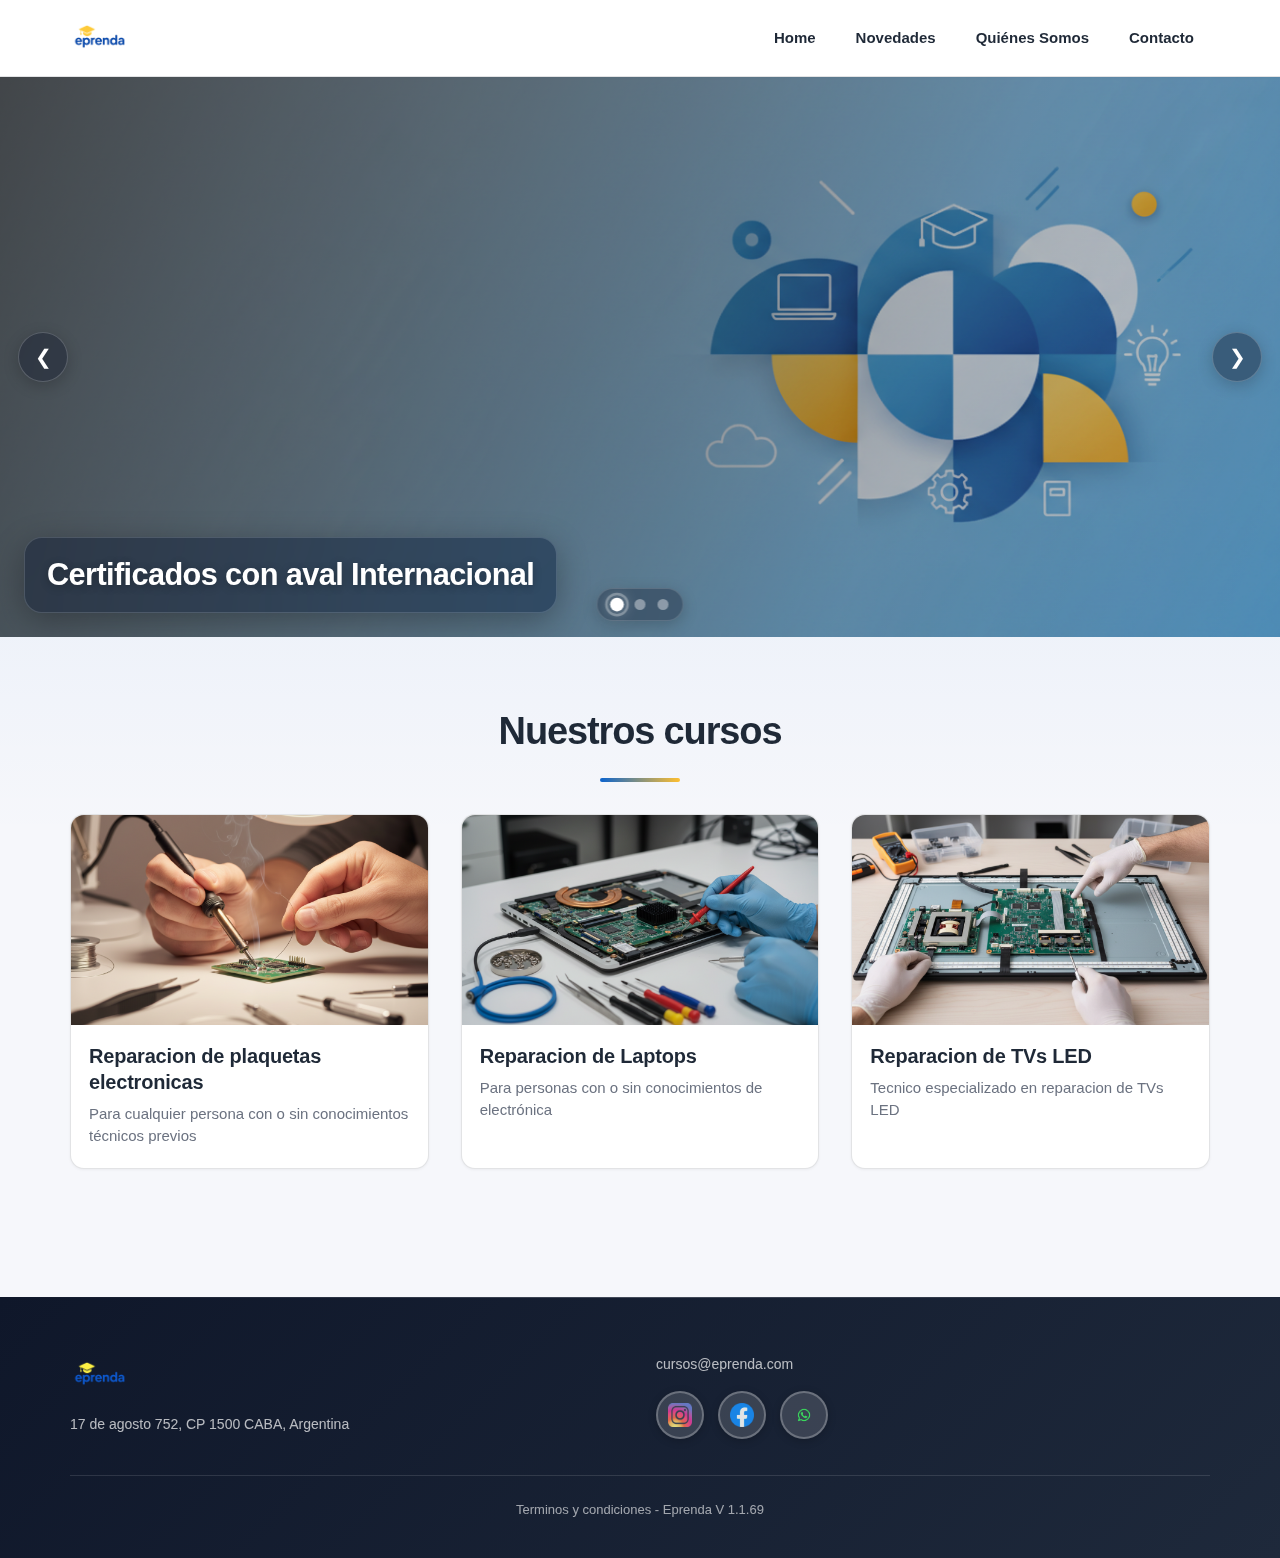
<file: index.html>
<!DOCTYPE html>
<html lang="es">
<head>
    <meta charset="UTF-8">
    <meta name="viewport" content="width=device-width, initial-scale=1.0">
    <title>Home</title>
    <link rel="stylesheet" href="css/styles.css">
</head>
<body>
    <!-- NAVBAR -->
    <nav class="navbar" id="navbar">
        <div class="container">
            <img src="images/logo.png" alt="Eprenda Logo">
            <ul class="nav-menu" id="nav-menu">
                <li><a href="index.html">Home</a></li>
                <li><a href="novedades.html">Novedades</a></li>
                <li><a href="quienes-somos.html">Quiénes Somos</a></li>
                <li><a href="contacto.html">Contacto</a></li>
            </ul>
            <button class="menu-toggle" id="menuToggle">&#9776;</button>
        </div>
    </nav>
    <!-- CARRUSEL -->
    <section class="carousel">
        <div class="carousel-container">
            <div class="slide active">
                <img src="images/slide1.png" alt="Certificados con aval Internacional">
                <div class="slide-text">
                    <h2>Certificados con aval Internacional</h2>
                </div>
            </div>

            <div class="slide">
                <img src="images/slide2.png" alt="Cursos de electrónica">
                <div class="slide-text">
                    <h2>Cursos de electrónica</h2>
                </div>
            </div>

            <div class="slide">
                <img src="images/slide3.png" alt="Aprende desde cero">
                <div class="slide-text">
                    <h2>Aprende desde cero</h2>
                </div>
            </div>
        </div>

        <button class="prev" onclick="changeSlide(-1)" aria-label="Anterior">❮</button>
        <button class="next" onclick="changeSlide(1)" aria-label="Siguiente">❯</button>

        <div class="dots">
            <span class="dot active" onclick="currentSlide(0)" aria-label="Slide 1"></span>
            <span class="dot" onclick="currentSlide(1)" aria-label="Slide 2"></span>
            <span class="dot" onclick="currentSlide(2)" aria-label="Slide 3"></span>
        </div>
    </section>
    <!-- SECCION DE CURSOS -->
    <section class="courses">
        <div class="container">
            <h2>Nuestros cursos</h2>

            <div class="course-grid">
                <div class="course-card">
                    <img src="images/curso1.png" alt="Reparacion de plaquetas electronicas">
                    <h3>Reparacion de plaquetas electronicas</h3>
                    <p>Para cualquier persona con o sin conocimientos técnicos previos</p>
                </div>

                <div class="course-card">
                    <img src="images/curso2.png" alt="Reparacion de Laptops">
                    <h3>Reparacion de Laptops</h3>
                    <p>Para personas con o sin conocimientos de electrónica</p>
                </div>

                <div class="course-card">
                    <img src="images/curso3.png" alt="Reparacion de TVs LED">
                    <h3>Reparacion de TVs LED</h3>
                    <p>Tecnico especializado en reparacion de TVs LED</p>
                </div>
            </div>
        </div>
    </section>
    <!-- FOOTER -->
    <footer class="footer">
        <div class="container">
            <div class="footer-content">
                <div class="footer-section">
                    <img src="images/logo.png" alt="Eprenda">
                    <p>17 de agosto 752, CP 1500 CABA, Argentina</p>
                </div>

                <div class="footer-section">
                    <p>cursos@eprenda.com</p>
                    <div class="social-icons">
                        <a href="#" aria-label="Instagram">
                            <img src="images/instagram.png" alt="Instagram">
                        </a>
                        <a href="#" aria-label="Facebook">
                            <img src="images/facebook.png" alt="Facebook">
                        </a>
                        <a href="#" aria-label="WhatsApp">
                            <img src="images/Whatsapp.png" alt="WhatsApp">
                        </a>
                    </div>
                </div>
            </div>

            <p class="footer-bottom">Terminos y condiciones - Eprenda V 1.1.69</p>
        </div>
    </footer>
</body>
<!-- SCRIPTS -->
<script src="js/carousel.js"></script>
<script src="js/menu.js"></script>
</html>
</file>
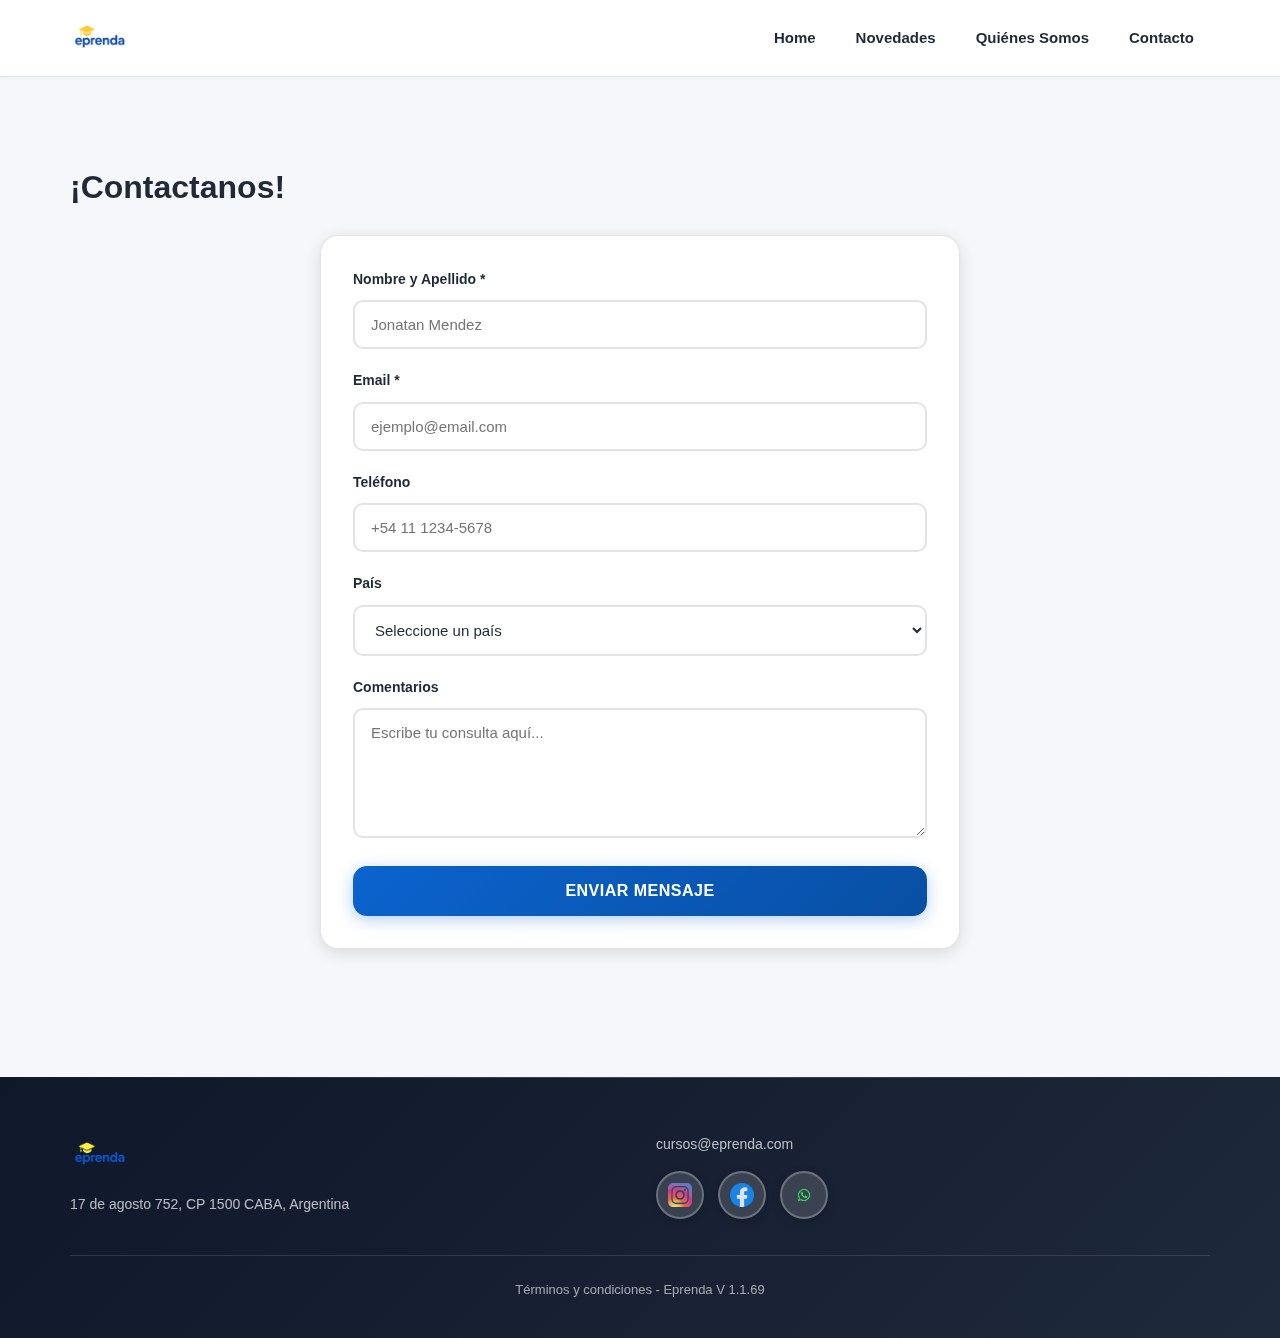
<file: contacto.html>
<!DOCTYPE html>
<html lang="es">
<head>
    <meta charset="UTF-8">
    <meta name="viewport" content="width=device-width, initial-scale=1.0">
    <title>Contacto</title>
    <link rel="stylesheet" href="css/styles.css">
</head>
<body>
    <!-- NAVBAR -->
    <nav class="navbar" id="navbar">
        <div class="container">
            <img src="images/logo.png" alt="Eprenda Logo">
            
            <ul class="nav-menu" id="nav-menu">
                <li><a href="index.html">Home</a></li>
                <li><a href="novedades.html">Novedades</a></li>
                <li><a href="quienes-somos.html">Quiénes Somos</a></li>
                <li><a href="contacto.html">Contacto</a></li>
            </ul>
            
            <button class="menu-toggle" id="menuToggle" aria-label="Menú">&#9776;</button>
        </div>
    </nav>

    <!-- FORMULARIO DE CONTACTO -->
    <section class="contact-section">
        <div class="container">
            <h1>¡Contactanos!</h1>

            <form id="contactForm" class="contact-form">
                <div class="form-group">
                    <label for="nombre">Nombre y Apellido *</label>
                    <input type="text" id="nombre" name="nombre" placeholder="Jonatan Mendez" maxlength="15" required>
                </div>

                <div class="form-group">
                    <label for="email">Email *</label>
                    <input type="text" id="email" name="email" placeholder="ejemplo@email.com" maxlength="30" required>
                </div>

                <div class="form-group">
                    <label for="telefono">Teléfono</label>
                    <input type="tel" id="telefono" name="telefono" placeholder="+54 11 1234-5678" maxlength="20">
                </div>

                <div class="form-group">
                    <label for="pais">País</label>
                    <select name="pais" id="pais">
                        <option value="">Seleccione un país</option>
                        <option value="argentina">Argentina</option>
                        <option value="chile">Chile</option>
                        <option value="uruguay">Uruguay</option>
                        <option value="paraguay">Paraguay</option>
                        <option value="bolivia">Bolivia</option>
                        <option value="peru">Peru</option>
                        <option value="otro">Otro</option>
                    </select>
                </div>

                <div class="form-group">
                    <label for="comentarios">Comentarios</label>
                    <textarea name="comentarios" id="comentarios" rows="5" placeholder="Escribe tu consulta aquí..."></textarea>
                </div>

                <button type="submit" class="btn-submit">Enviar Mensaje</button>
            </form>

            <div id="mensaje" class="mensaje"></div>
        </div>
    </section>

    <!-- FOOTER -->
    <footer class="footer">
        <div class="container">
            <div class="footer-content">
                <div class="footer-section">
                    <img src="images/logo.png" alt="Eprenda">
                    <p>17 de agosto 752, CP 1500 CABA, Argentina</p>
                </div>
                
                <div class="footer-section">
                    <p>cursos@eprenda.com</p>
                    <div class="social-icons">
                        <a href="#" aria-label="Instagram">
                            <img src="images/instagram.png" alt="Instagram">
                        </a>
                        <a href="#" aria-label="Facebook">
                            <img src="images/facebook.png" alt="Facebook">
                        </a>
                        <a href="#" aria-label="WhatsApp">
                            <img src="images/Whatsapp.png" alt="WhatsApp">
                        </a>
                    </div>
                </div>
            </div>
            
            <p class="footer-bottom">Términos y condiciones - Eprenda V 1.1.69</p>
        </div>
    </footer>

    <!-- SCRIPTS -->
    <script src="js/menu.js"></script>
    <script src="js/form.js"></script>
</body>
</html>
</file>
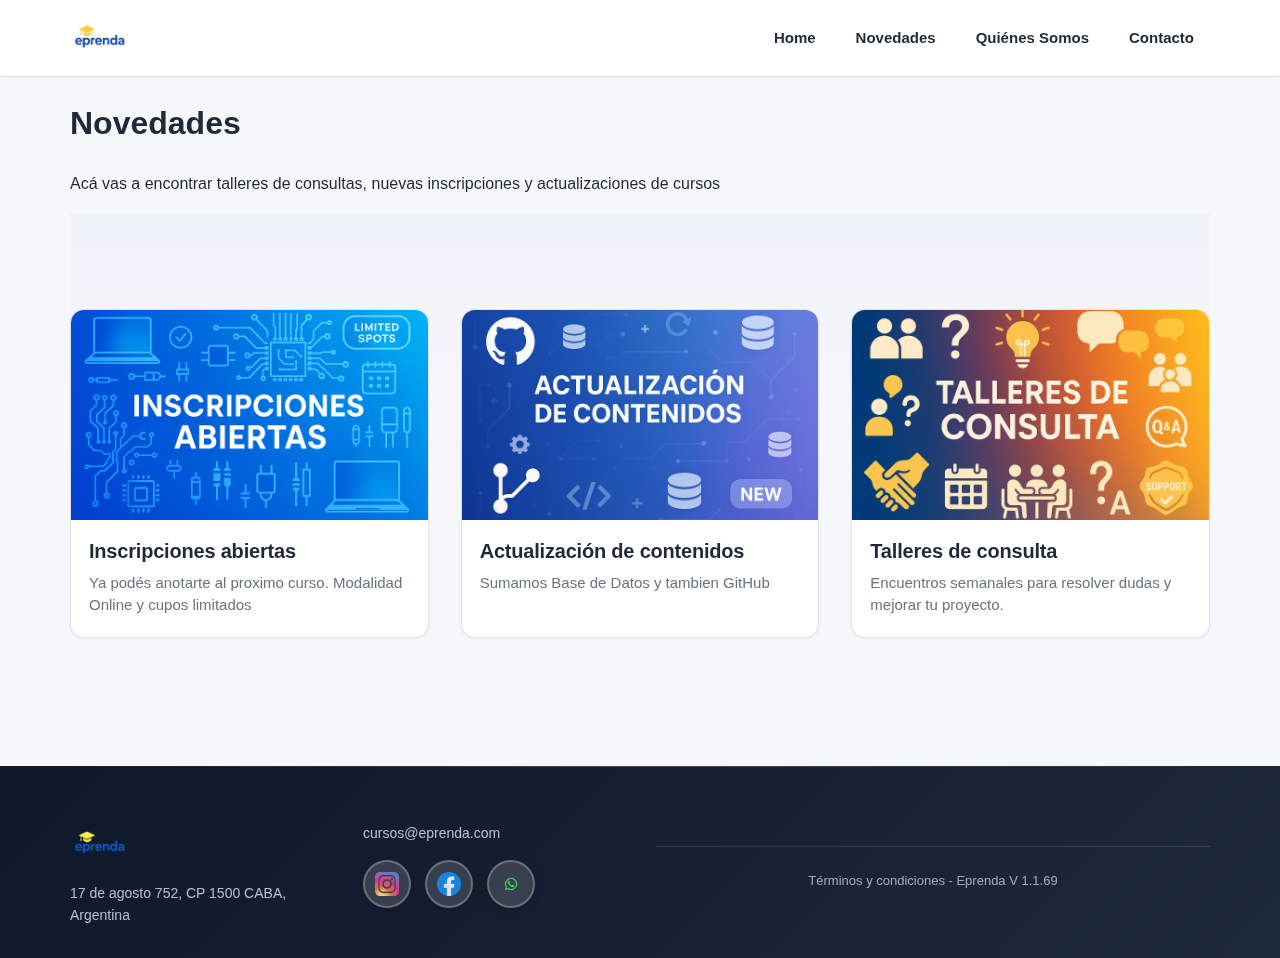
<file: novedades.html>
<!DOCTYPE html>
<html lang="es">
<head>
    <meta charset="UTF-8">
    <meta name="viewport" content="width=device-width, initial-scale=1.0">
    <title>Novedades</title>
    <link rel="stylesheet" href="css/styles.css">
</head>
<body>
    <!-- NAVBAR -->
    <nav class="navbar" id="navbar">
        <div class="container">
            <img src="images/logo.png" alt="Eprenda Logo">

            <ul class="nav-menu" id="nav-menu">
                <li><a href="index.html">Home</a></li>
                <li><a href="novedades.html">Novedades</a></li>
                <li><a href="quienes-somos.html">Quiénes Somos</a></li>
                <li><a href="contacto.html">Contacto</a></li>
            </ul>

            <button class="menu-toggle" id="menuToggle" aria-label="Menu">&#9776;</button>
        </div>
    </nav>

    <!-- CONTENIDO PRINCIPAL -->
    <main>
        <div class="container">
            <h1>Novedades</h1>
            <p>Acá vas a encontrar talleres de consultas, nuevas inscripciones y actualizaciones de cursos</p>

            <!-- SECCION DE CARDS -->
            <section class="courses">
                <div class="course-grid">
                    <div class="course-card">
                        <img src="images/slide4.png" alt="Inscripciones abiertas">
                        <h3>Inscripciones abiertas</h3>
                        <p>Ya podés anotarte al proximo curso. Modalidad Online y cupos limitados</p>
                    </div>
                    <div class="course-card">
                        <img src="images/slide5.png" alt="Actualización de contenidos">
                        <h3>Actualización de contenidos</h3>
                        <p>Sumamos Base de Datos y tambien GitHub</p>
                    </div>
                    <div class="course-card">
                        <img src="images/slide6.png" alt="Talleres de consulta">
                        <h3>Talleres de consulta</h3>
                        <p>Encuentros semanales para resolver dudas y mejorar tu proyecto.</p>
                    </div>
                </div>
            </section>
        </div>
    </main>

    <!-- FOOTER -->
    <footer class="footer">
        <div class="container">
            <div class="footer-content">
                <div class="footer-content">
                    <div class="footer-section">
                        <img src="images/logo.png" alt="Eprenda">
                        <p>17 de agosto 752, CP 1500 CABA, Argentina</p>
                    </div>

                    <div class="footer-section">
                        <p>cursos@eprenda.com</p>
                        <div class="social-icons">
                            <a href="#" aria-label="Instagram">
                                <img src="images/instagram.png" alt="Instagram">
                            </a>
                            <a href="#" aria-label="Facebook">
                                <img src="images/facebook.png" alt="Facebook">
                            </a>
                            <a href="#" aria-label="WhatsApp">
                                <img src="images/Whatsapp.png" alt="WhatsApp">
                            </a>
                        </div>
                    </div>
                </div>
                
                <p class="footer-bottom">Términos y condiciones - Eprenda V 1.1.69</p>
            </div>
        </div>
    </footer>
    
    <!-- SCRIPTS -->
    <script src="js/menu.js"></script>
</body>
</html>
</file>
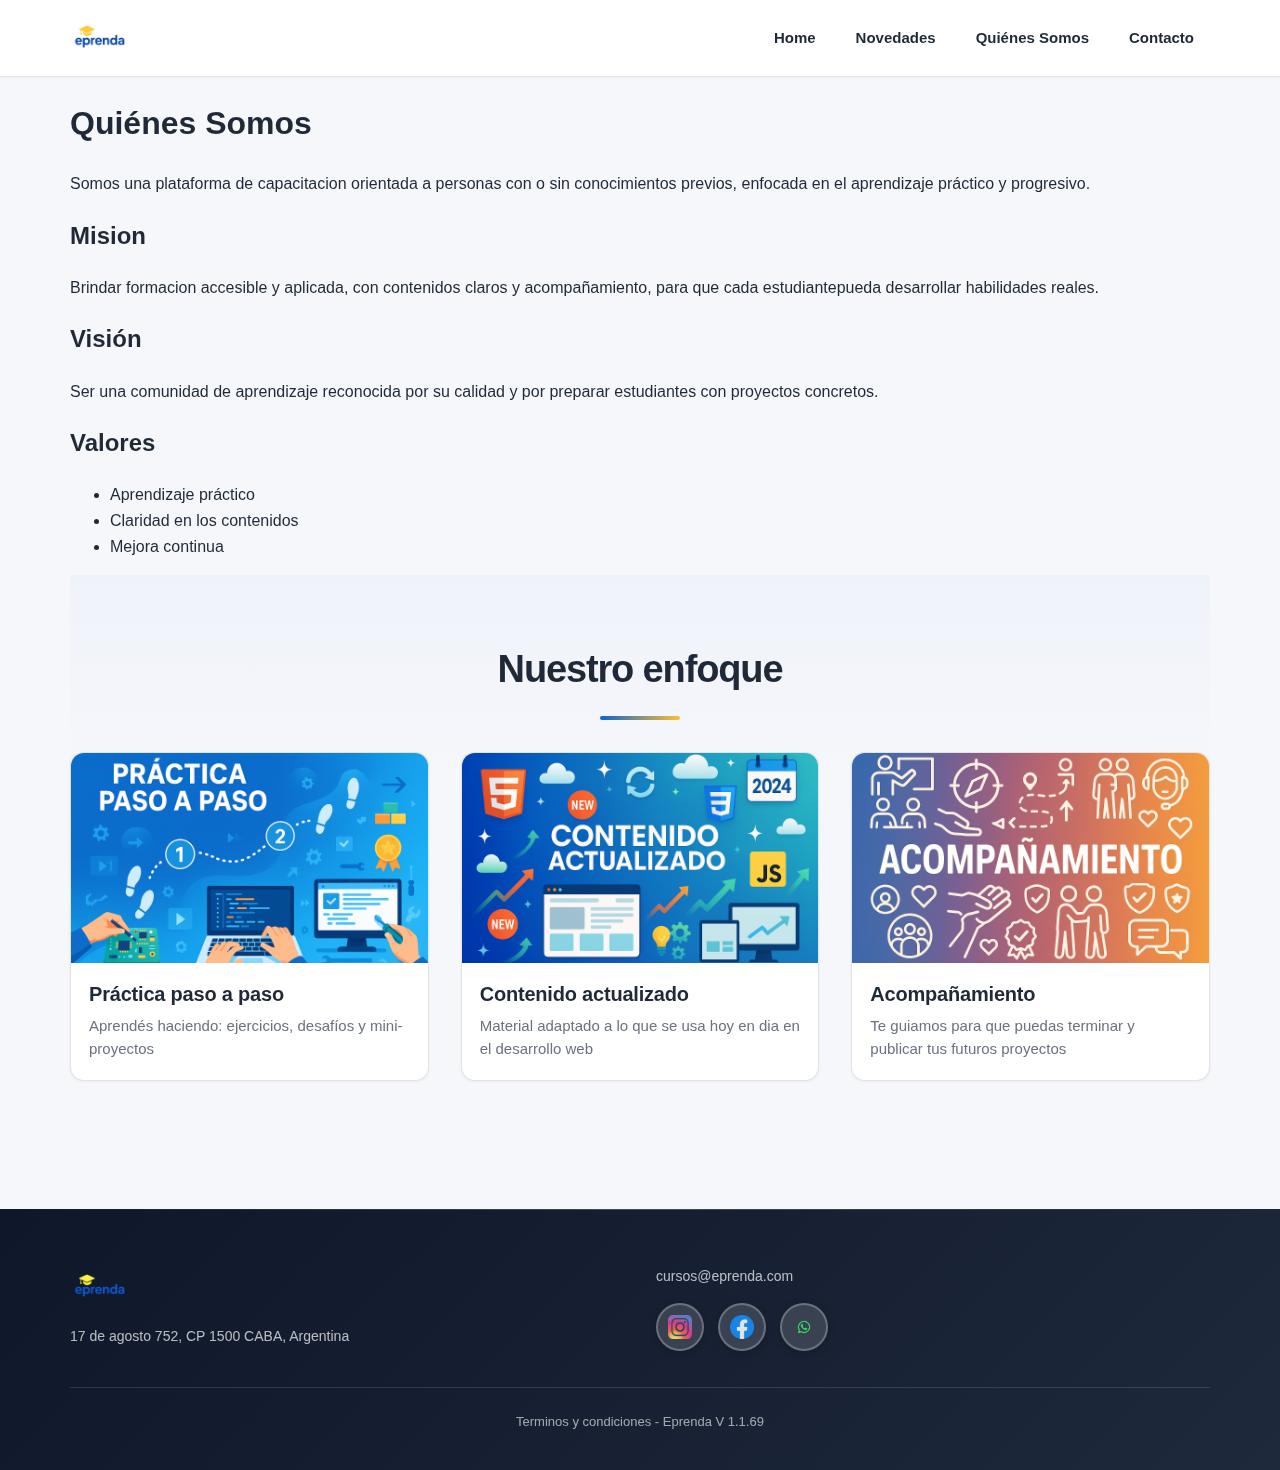
<file: quienes-somos.html>
<!DOCTYPE html>
<html lang="es">
<head>
    <meta charset="UTF-8">
    <meta name="viewport" content="width=device-width, initial-scale=1.0">
    <title>Quiénes Somos</title>
    <link rel="stylesheet" href="css/styles.css">
</head>
<body>
    <!-- NAVBAR -->
    <nav class="navbar" id="navbar">
        <div class="container">
            <img src="images/logo.png" alt="Eprenda Logo">
            
            <ul class="nav-menu" id="nav-menu">
                <li><a href="index.html">Home</a></li>
                <li><a href="novedades.html">Novedades</a></li>
                <li><a href="quienes-somos.html">Quiénes Somos</a></li>
                <li><a href="contacto.html">Contacto</a></li>
            </ul>

            <button class="menu-toggle" id="menuToggle">&#9776;</button>
        </div>
    </nav>
    <!-- CONTENIDO PRINCIPAL -->
    <main>
        <div class="container">
            <h1>Quiénes Somos</h1>
            <p>Somos una plataforma de capacitacion orientada a personas con o sin conocimientos previos,
                enfocada en el aprendizaje práctico y progresivo.
            </p>

            <!-- SECCIONES DE INFORMACION -->
            <div>
                <section>
                    <h2>Mision</h2>
                    <p>Brindar formacion accesible y aplicada, con contenidos claros y acompañamiento,
                        para que cada estudiantepueda desarrollar habilidades reales.
                    </p>
                </section>

                <section>
                    <h2>Visión</h2>
                    <p>Ser una comunidad de aprendizaje reconocida por su calidad y por preparar
                        estudiantes con proyectos concretos.
                    </p>
                </section>

                <section>
                    <h2>Valores</h2>
                    <ul>
                        <li>
                            <span></span>
                            Aprendizaje práctico
                        </li>
                        <li>
                            <span></span>
                            Claridad en los contenidos
                        </li>
                        <li>
                            <span></span>
                            Mejora continua
                        </li>
                    </ul>
                </section>
            </div>

            <!-- SECCION DEL ENFOQUE DE EPRENDA -->
            <section class="courses">
                <h2>Nuestro enfoque</h2>
                <div class="course-grid">
                    <div class="course-card">
                        <img src="images/slide7.png" alt="Practica paso a paso">
                        <h3>Práctica paso a paso</h3>
                        <p>Aprendés haciendo: ejercicios, desafíos y mini-proyectos</p>
                    </div>

                    <div class="course-card">
                        <img src="images/slide8.png" alt="Contenido actualizado">
                        <h3>Contenido actualizado</h3>
                        <p>Material adaptado a lo que se usa hoy en dia en el desarrollo web</p>
                    </div>

                    <div class="course-card">
                        <img src="images/slide9.png" alt="Acompañamiento">
                        <h3>Acompañamiento</h3>
                        <p>Te guiamos para que puedas terminar y publicar tus futuros proyectos</p>
                    </div>
                </div>
            </section>
        </div>
    </main>

    <!-- FOOTER -->
    <footer class="footer">
        <div class="container">
            <div class="footer-content">
                <div class="footer-section">
                    <img src="images/logo.png" alt="Eprenda">
                    <p>17 de agosto 752, CP 1500 CABA, Argentina</p>
                </div>

                <div class="footer-section">
                    <p>cursos@eprenda.com</p>
                    <div class="social-icons">
                        <a href="#" aria-label="Instagram">
                            <img src="images/instagram.png" alt="Instagram">
                        </a>
                        <a href="#" aria-label="Facebook">
                            <img src="images/facebook.png" alt="Facebook">
                        </a>
                        <a href="#" aria-label="WhatsApp">
                            <img src="images/Whatsapp.png" alt="WhatsApp">
                        </a>
                    </div>
                </div>
            </div>

            <p class="footer-bottom">Terminos y condiciones - Eprenda V 1.1.69</p>
        </div>
    </footer>

    <!-- SCRIPTS -->
    <script src="js/menu.js"></script>
</body>
</html>
</file>
<file: css/styles.css>
/* ==== RESET + VARIABLES ==== */
*,
*::before,
*::after {
  box-sizing: border-box;
}

:root{
  /* Colores principales */
  --primary: #0b63ce;
  --primary-dark: #084fa3;
  --primary-light: #3d86e0;
  --accent: #ffbf2f;
  --accent-dark: #e6a820;

  /* Colores de texto */
  --text: #1f2937;
  --text-light: #4b5563;
  --muted: #6b7280;

  /* Fondos y superficies */
  --bg: #f6f7fb;
  --surface: #ffff;
  --border: rgba(17, 24, 39, 0.12);
  --border-hover: rgba(17, 24, 39, 0.25);

  /* Sombras con profundidad */
  --shadow-xs: 0 1px 3px rgba(0,0,0,.05);
  --shadow-sm: 0 2px 8px rgba(0,0,0,.08);
  --shadow-md: 0 4px 16px rgba(0,0,0,.12);
  --shadow-lg: 0 8px 24px rgba(0,0,0,.16);
  --shadow-xl: 0 12px 36px rgba(0,0,0,.20);

  /* Radios de borde */
  --radius: 14px;
  --radius-sm: 10px;
  --radius-lg: 18px;

  /* Tamaños */
  --container: 1140px;
  --nav-h: 76px;

  /* Timing functions personalizadas */
  --ease-bounce: cubic-bezier(0.68, -0.55, 0.265, 1.55);
  --ease-smooth: cubic-bezier(0.4, 0, 0.2, 1);
  --ease-sharp: cubic-bezier(0.4, 0, 0.6, 1);
}

html{
  scroll-behavior: smooth;
}

body{
  margin: 0;
  font-family: 'Inter', -apple-system, BlinkMacSystemFont, 'Segoe UI', Roboto, 'Helvetica Neue', Arial, sans-serif;
  line-height: 1.6;
  color: var(--text);
  background: var(--bg);
  -webkit-font-smoothing: antialiased;
  -moz-osx-font-smoothing: grayscale;
}

img{
  max-width: 100%;
  display: block;
}

a{
  color: inherit;
  text-decoration: none;
}

.container{
  width: min(var(--container), 100% - 40px);
  margin-inline: auto;
}

/* Utilidad para ocultar visualmente pero mantener accesibilidad */
.visually-hidden{
  position: absolute;
  width: 1px;
  height: 1px;
  overflow: hidden;
  clip: rect(0 0 0 0);
  white-space: nowrap;
}

/* ==== NAVBAR CON EFECTOS ==== */
.navbar{
  position: sticky;
  top: 0;
  z-index: 100;
  background: rgba(255,255,255,.95);
  backdrop-filter: blur(12px) saturate(180%);
  border-bottom: 1px solid var(--border);
  box-shadow: 0 1px 3px rgba(0,0,0,.04);
  transition: box-shadow 0.3s var(--ease-smooth), background 0.3s var(--ease-smooth);
}

.navbar.scrolled{
  box-shadow: var(--shadow-sm);
  background: rgba(255,255,255,.98);
}

.navbar .container{
  height: var(--nav-h);
  display: flex;
  align-items: center;
  justify-content: space-between;
  gap: 20px;
}

.navbar img{
  height: 60px;
  width: auto;
  transition: transform 0.3s var(--ease-bounce);
}

.navbar img:hover{
  transform: scale(1.05) rotate(-2deg);
}

/* Menú de navegación */
.nav-menu{
  list-style: none;
  margin: 0;
  padding: 0;
  display: flex;
  gap: 8px;
  align-items: center;
}

.nav-menu a{
  position: relative;
  font-weight: 600;
  font-size: 15px;
  color: var(--text);
  padding: 10px 16px;
  border-radius: var(--radius-sm);
  transition: all 0.2s var(--ease-smooth);
  display: inline-block;
}

/* Fondo que aparece al hacer hover */
.nav-menu a::before{
  content: '';
  position: absolute;
  top: 0;
  left: 0;
  right: 0;
  bottom: 0;
  background: linear-gradient(135deg, rgba(11,99,206,.08), rgba(11,99,206,.12));
  border-radius: var(--radius-sm);
  opacity: 0;
  transition: opacity 0.2s var(--ease-smooth);
  z-index: -1;
}

.nav-menu a:hover::before{
  opacity: 1;
}

.nav-menu a:hover{
  color: var(--primary);
  transform: translateY(-1px);
}

.nav-menu a:active{
  transform: translateY(0);
}

/* Botón hamburguesa */
.menu-toggle{
  display: none;
  position: relative;
  border: 1px solid var(--border);
  background: var(--surface);
  border-radius: var(--radius-sm);
  height: 48px;
  width: 48px;
  cursor: pointer;
  box-shadow: var(--shadow-xs);
  transition: all 0.25s var(--ease-smooth);
  overflow: hidden;
}

.menu-toggle::before{
  content: '';
  position: absolute;
  inset: 0;
  background: linear-gradient(135deg, rgba(11,99,206,.05), rgba(11,99,206,.12));
  opacity: 0;
  transition: opacity 0.25s var(--ease-smooth);
}

.menu-toggle:hover{
  border-color: var(--border-hover);
  box-shadow: var(--shadow-sm);
  transform: translateY(-1px);
}

.menu-toggle:hover::before{
  opacity: 1;
}

.menu-toggle:active{
  transform: translateY(0);
}

/* Responsive del menú */
@media (max-width: 767px){
  .menu-toggle{
    display: inline-grid;
    place-items: center;
    font-size: 22px;
    line-height: 1;
  }

  .nav-menu{
    display: none;
  }

  .nav-menu.active{
    display: flex;
    flex-direction: column;
    align-items: stretch;
    gap: 6px;
    position: absolute;
    top: var(--nav-h);
    left: 0;
    right: 0;
    background: rgba(255,255,255,.98);
    backdrop-filter: blur(12px);
    border-bottom: 1px solid var(--border);
    padding: 16px 20px;
    box-shadow: var(--shadow-lg);
    animation: slideDown 0.3s var(--ease-smooth);
  }

  @keyframes slideDown {
    from {
      opacity: 0;
      transform: translateY(-10px);
    }
    to {
      opacity: 1;
      transform: translateY(0);
    }
  }

  .nav-menu a{
    padding: 14px 16px;
  }

  .nav-menu a::after{
    display: none;
  }
}

/* ==== CARRUSEL ==== */
.carousel{
  position: relative;
  overflow: hidden;
  background: linear-gradient(135deg, #0a1628 0%, #0f1f38 100%);
}

.carousel-container{
  position: relative;
  height: clamp(280px, 45vw, 560px);
}

.slide{
  position: absolute;
  inset: 0;
  opacity: 0;
  transform: scale(1.05);
  transition: opacity 0.6s var(--ease-smooth), transform 0.8s var(--ease-smooth);
  pointer-events: none;
}

.slide.active{
  opacity: 1;
  transform: scale(1);
  pointer-events: auto;
}

.slide img{
  width: 100%;
  height: 100%;
  object-fit: cover;
  filter: brightness(0.85);
}

/* Overlay con gradiente más sofisticado */
.slide::after{
  content:"";
  position: absolute;
  inset: 0;
  background: linear-gradient(
    110deg, 
    rgba(0,0,0,.65) 0%, 
    rgba(0,0,0,.35) 45%,
    rgba(0,0,0,.15) 70%,
    rgba(0,0,0,.05) 100%
  );
  pointer-events: none;
}

/* Texto con efecto glassmorphism */
.slide-text{
  position: absolute;
  left: 24px;
  bottom: 24px;
  z-index: 2;
  max-width: min(540px, calc(100% - 48px));
  color: #fff;
  padding: 18px 22px;
  border-radius: var(--radius-lg);
  background: rgba(15, 23, 42, 0.45);
  border: 1px solid rgba(255,255,255,.15);
  backdrop-filter: blur(16px) saturate(150%);
  box-shadow: 0 8px 32px rgba(0,0,0,.3);
  animation: slideUp 0.6s var(--ease-smooth) 0.3s both;
}

@keyframes slideUp {
  from {
    opacity: 0;
    transform: translateY(20px);
  }
  to {
    opacity: 1;
    transform: translateY(0);
  }
}

.slide-text h2{
  margin: 0;
  font-size: clamp(20px, 2.4vw, 32px);
  font-weight: 700;
  letter-spacing: -0.02em;
  line-height: 1.25;
  text-shadow: 0 2px 8px rgba(0,0,0,.3);
}

/* Botones de navegación con efecto moderno */
.prev,
.next{
  position: absolute;
  top: 50%;
  transform: translateY(-50%);
  z-index: 3;
  width: 50px;
  height: 50px;
  border-radius: 50%;
  border: 1px solid rgba(255,255,255,.2);
  background: rgba(15, 23, 42, 0.4);
  backdrop-filter: blur(8px);
  color: #fff;
  cursor: pointer;
  display: grid;
  place-items: center;
  font-size: 20px;
  transition: all 0.3s var(--ease-smooth);
  box-shadow: 0 4px 16px rgba(0,0,0,.2);
}

.prev:hover,
.next:hover{
  background: rgba(15, 23, 42, 0.65);
  border-color: rgba(255,255,255,.35);
  transform: translateY(-50%) scale(1.08);
  box-shadow: 0 6px 20px rgba(0,0,0,.35);
}

.prev:active,
.next:active{
  transform: translateY(-50%) scale(1);
}

.prev{ left: 18px; }
.next{ right: 18px; }

/* Dots mejorados */
.dots{
  position: absolute;
  left: 50%;
  transform: translateX(-50%);
  bottom: 16px;
  z-index: 3;
  display: flex;
  gap: 12px;
  padding: 10px 14px;
  border-radius: 999px;
  background: rgba(15, 23, 42, 0.35);
  border: 1px solid rgba(255,255,255,.15);
  backdrop-filter: blur(10px);
  box-shadow: 0 4px 16px rgba(0,0,0,.2);
}

.dot{
  width: 11px;
  height: 11px;
  border-radius: 999px;
  background: rgba(255,255,255,.4);
  cursor: pointer;
  transition: all 0.3s var(--ease-bounce);
  position: relative;
}

.dot::after{
  content: '';
  position: absolute;
  inset: -4px;
  border-radius: 999px;
  border: 2px solid transparent;
  transition: border-color 0.3s var(--ease-smooth);
}

.dot:hover{
  background: rgba(255,255,255,.65);
  transform: scale(1.15);
}

.dot.active{
  background: #fff;
  transform: scale(1.25);
  box-shadow: 0 0 12px rgba(255,255,255,.5);
}

.dot.active::after{
  border-color: rgba(255,255,255,.3);
}

/* ==== SECCIÓN CURSOS ==== */
.courses{
  padding: 64px 0;
  background: var(--bg);
  position: relative;
}

/* Efecto de fondo sutil */
.courses::before{
  content: '';
  position: absolute;
  top: 0;
  left: 0;
  right: 0;
  height: 200px;
  background: linear-gradient(180deg, rgba(11,99,206,.03) 0%, transparent 100%);
  pointer-events: none;
}

.courses h2{
  margin: 0 0 24px;
  text-align: center;
  color: var(--text);
  font-size: clamp(26px, 3vw, 38px);
  font-weight: 800;
  letter-spacing: -0.03em;
  position: relative;
  animation: fadeInUp 0.6s var(--ease-smooth);
}

@keyframes fadeInUp {
  from {
    opacity: 0;
    transform: translateY(15px);
  }
  to {
    opacity: 1;
    transform: translateY(0);
  }
}

/* Línea decorativa bajo el título */
.courses h2::after{
  content: '';
  display: block;
  width: 80px;
  height: 4px;
  background: linear-gradient(90deg, var(--primary), var(--accent));
  margin: 16px auto 0;
  border-radius: 4px;
}

.course-grid{
  margin-top: 32px;
  display: grid;
  grid-template-columns: 1fr;
  gap: 24px;
}

/* Cards con diseño premium */
.course-card{
  position: relative;
  background: var(--surface);
  border: 1px solid var(--border);
  border-radius: var(--radius);
  overflow: hidden;
  box-shadow: var(--shadow-xs);
  transition: all 0.35s var(--ease-smooth);
  animation: fadeInUp 0.5s var(--ease-smooth) both;
}

.course-card:nth-child(1){ animation-delay: 0.1s; }
.course-card:nth-child(2){ animation-delay: 0.2s; }
.course-card:nth-child(3){ animation-delay: 0.3s; }

/* Efecto de brillo al pasar el mouse */
.course-card::before{
  content: '';
  position: absolute;
  top: 0;
  left: -100%;
  width: 100%;
  height: 100%;
  background: linear-gradient(
    90deg,
    transparent,
    rgba(255,255,255,.4),
    transparent
  );
  transition: left 0.6s var(--ease-smooth);
  z-index: 1;
}

.course-card:hover::before{
  left: 100%;
}

.course-card:hover{
  transform: translateY(-8px);
  box-shadow: var(--shadow-lg);
  border-color: rgba(11,99,206,.2);
}

.course-card img{
  width: 100%;
  height: 210px;
  object-fit: cover;
  transition: transform 0.5s var(--ease-smooth);
}

.course-card:hover img{
  transform: scale(1.08);
}

.course-card h3{
  margin: 18px 18px 8px;
  font-size: 20px;
  font-weight: 700;
  color: var(--text);
  line-height: 1.3;
  letter-spacing: -0.01em;
  position: relative;
  z-index: 2;
}

.course-card p{
  margin: 0 18px 20px;
  color: var(--muted);
  font-size: 15px;
  line-height: 1.5;
  position: relative;
  z-index: 2;
}

/* Badge decorativo (opcional) */
.course-card::after{
  content: '';
  position: absolute;
  top: 16px;
  right: 16px;
  width: 8px;
  height: 8px;
  background: var(--accent);
  border-radius: 50%;
  box-shadow: 0 0 12px var(--accent);
  opacity: 0;
  transition: opacity 0.3s var(--ease-smooth);
  z-index: 2;
}

.course-card:hover::after{
  opacity: 1;
}

/* Responsive grid */
@media (min-width: 640px){
  .course-grid{
    grid-template-columns: repeat(2, 1fr);
    gap: 28px;
  }
}

@media (min-width: 1024px){
  .course-grid{
    grid-template-columns: repeat(3, 1fr);
    gap: 32px;
  }
}

/* ==== FORMULARIO DE CONTACTO ==== */
.contact-section{
  padding: 64px 0;
  min-height: 60vh;
  animation: fadeInUp 0.6s var(--ease-smooth);
}

.contact-form{
  max-width: 640px;
  margin: 0 auto;
  background: var(--surface);
  border: 1px solid var(--border);
  border-radius: var(--radius-lg);
  padding: 32px;
  box-shadow: var(--shadow-md);
  position: relative;
  overflow: hidden;
}

/* Decoración de fondo */
.contact-form::before{
  content: '';
  position: absolute;
  top: -50%;
  right: -30%;
  width: 300px;
  height: 300px;
  background: radial-gradient(circle, rgba(11,99,206,.06), transparent);
  border-radius: 50%;
  pointer-events: none;
}

.form-group{
  margin-bottom: 20px;
  position: relative;
}

.form-group label{
  display: block;
  font-weight: 600;
  font-size: 14px;
  margin-bottom: 10px;
  color: var(--text);
  transition: color 0.2s var(--ease-smooth);
}

.form-group input,
.form-group select,
.form-group textarea{
  width: 100%;
  padding: 14px 16px;
  border: 2px solid var(--border);
  border-radius: var(--radius-sm);
  font-size: 15px;
  background: #fff;
  color: var(--text);
  outline: none;
  transition: all 0.25s var(--ease-smooth);
  font-family: inherit;
}

.form-group textarea{
  resize: vertical;
  min-height: 130px;
}

/* Efecto de focus */
.form-group input:focus,
.form-group select:focus,
.form-group textarea:focus{
  border-color: var(--primary);
  box-shadow: 0 0 0 4px rgba(11,99,206,.10);
  transform: translateY(-1px);
}

.form-group input:focus + label,
.form-group select:focus + label,
.form-group textarea:focus + label{
  color: var(--primary);
}

/* Checkbox personalizado */
.form-group input[type="checkbox"]{
  width: 20px;
  height: 20px;
  cursor: pointer;
  accent-color: var(--primary);
}

/* Botón de envío */
.btn-submit{
  width: 100%;
  padding: 16px 20px;
  border: none;
  border-radius: var(--radius);
  cursor: pointer;
  background: linear-gradient(135deg, var(--primary) 0%, var(--primary-dark) 100%);
  color: #fff;
  font-weight: 700;
  font-size: 16px;
  letter-spacing: 0.5px;
  text-transform: uppercase;
  position: relative;
  overflow: hidden;
  box-shadow: 0 4px 16px rgba(11,99,206,.3);
  transition: all 0.3s var(--ease-smooth);
}

/* Efecto de onda al hacer hover */
.btn-submit::before{
  content: '';
  position: absolute;
  top: 50%;
  left: 50%;
  width: 0;
  height: 0;
  border-radius: 50%;
  background: rgba(255,255,255,.2);
  transform: translate(-50%, -50%);
  transition: width 0.5s var(--ease-smooth), height 0.5s var(--ease-smooth);
}

.btn-submit:hover::before{
  width: 300px;
  height: 300px;
}

.btn-submit:hover{
  transform: translateY(-2px);
  box-shadow: 0 6px 24px rgba(11,99,206,.4);
}

.btn-submit:active{
  transform: translateY(0);
}

/* Mensajes con iconos */
.mensaje{
  margin-top: 20px;
  padding: 16px 20px;
  border-radius: var(--radius);
  border: 2px solid;
  display: none;
  font-weight: 600;
  font-size: 15px;
  animation: slideDown 0.4s var(--ease-smooth);
}

.mensaje.exito{
  display: block;
  background: linear-gradient(135deg, #ecfdf5 0%, #d1fae5 100%);
  border-color: #10b981;
  color: #065f46;
  box-shadow: 0 4px 12px rgba(16,185,129,.15);
}

.mensaje.error{
  display: block;
  background: linear-gradient(135deg, #fef2f2 0%, #fee2e2 100%);
  border-color: #ef4444;
  color: #7f1d1d;
  box-shadow: 0 4px 12px rgba(239,68,68,.15);
}

/* ==== FOOTER ==== */
.footer{
  background: linear-gradient(135deg, #0f172a 0%, #1e293b 100%);
  color: rgba(255,255,255,.9);
  padding: 48px 0 24px;
  margin-top: 64px;
  position: relative;
  overflow: hidden;
}

/* Decoración de fondo */
.footer::before{
  content: '';
  position: absolute;
  top: 0;
  left: 0;
  right: 0;
  height: 1px;
  background: linear-gradient(90deg, transparent, rgba(255,255,255,.2), transparent);
}

.footer-content{
  display: grid;
  grid-template-columns: 1fr;
  gap: 32px;
  align-items: start;
}

.footer-section p{
  margin: 8px 0;
  color: rgba(255,255,255,.7);
  font-size: 14px;
  line-height: 1.6;
}

.footer-section img{
  height: 60px;
  width: auto;
  filter: brightness(1.2);
  transition: transform 0.3s var(--ease-bounce);
}

.footer-section img:hover{
  transform: scale(1.05) rotate(-2deg);
}

/* Iconos sociales mejorados */
.social-icons{
  display: flex;
  gap: 14px;
  margin-top: 16px;
}

.social-icons a{
  display: grid;
  place-items: center;
  width: 48px;
  height: 48px;
  border-radius: 50%;
  background: rgba(255,255,255,.15);
  border: 2px solid rgba(255,255,255,.25);
  transition: all 0.3s var(--ease-smooth);
  position: relative;
  overflow: hidden;
  box-shadow: 0 2px 8px rgba(0,0,0,.2);
}

.social-icons a::before{
  content: '';
  position: absolute;
  inset: 0;
  background: linear-gradient(135deg, var(--primary), var(--primary-light));
  opacity: 0;
  transition: opacity 0.3s var(--ease-smooth);
}

.social-icons a:hover{
  transform: translateY(-3px) rotate(5deg);
  border-color: rgba(255,255,255,.3);
  box-shadow: 0 4px 12px rgba(11,99,206,.3);
}

.social-icons a:hover::before{
  opacity: 1;
}

.social-icons img{
  width: 24px;
  height: 24px;
  opacity: .85;
  transition: all 0.3s var(--ease-smooth);
  position: relative;
  z-index: 1;
}

.social-icons a:hover img{
  opacity: 1;
  transform: scale(1.1);
}

.footer-bottom{
  margin-top: 32px;
  padding-top: 24px;
  border-top: 1px solid rgba(255,255,255,.12);
  text-align: center;
  color: rgba(255,255,255,.6);
  font-size: 13px;
}

@media (min-width: 768px){
  .footer-content{
    grid-template-columns: 1fr 1fr;
    justify-content: space-between;
  }
}

.slide:not(.active) .slide-text{
  animation: none;
  opacity: 0;
}
</file>
